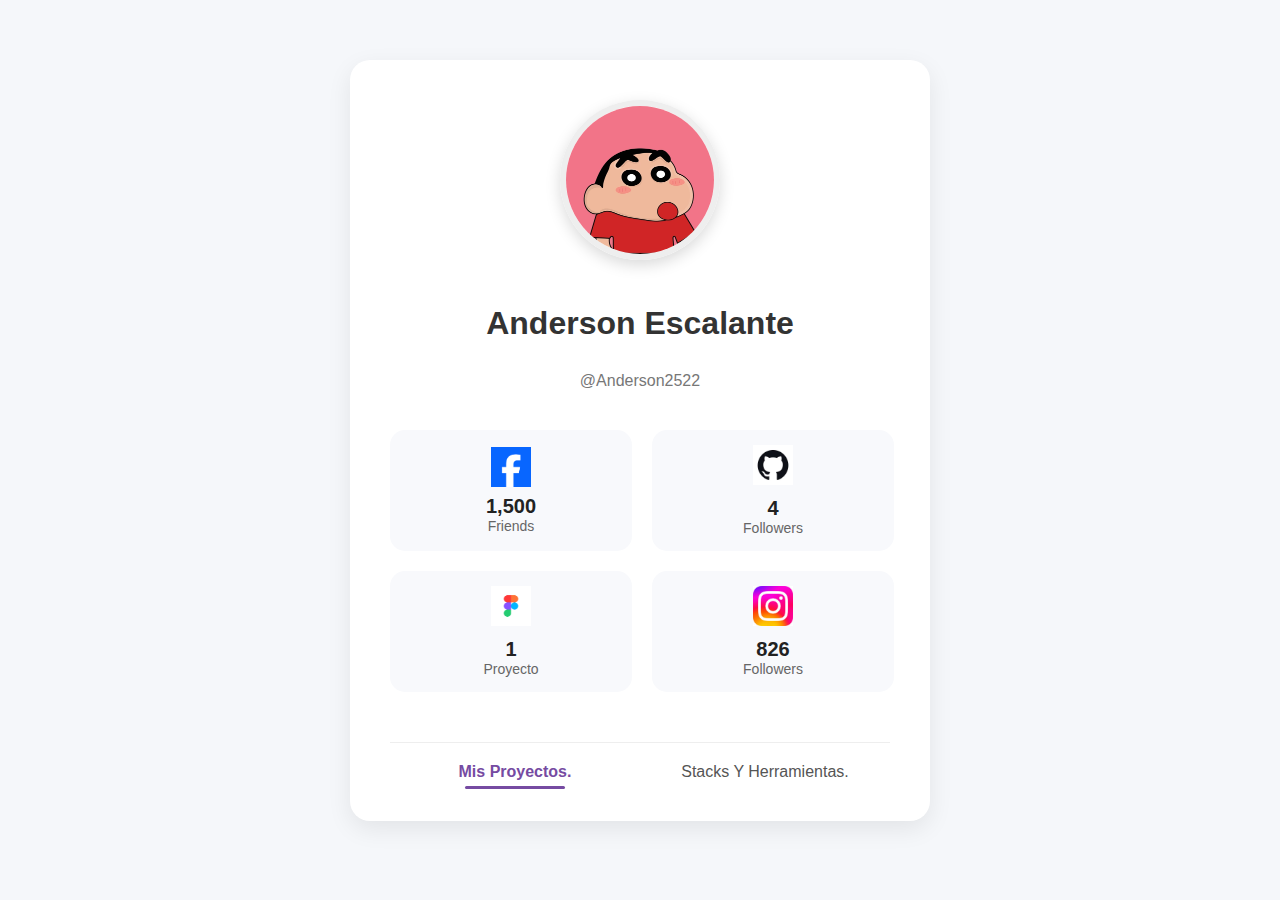
<file: index.html>
<!DOCTYPE html>
<html lang="es">
<head>
    <meta charset="UTF-8">
    <meta name="viewport" content="width=device-width, initial-scale=1.0">
    <title>Portafolio</title>

    <link rel="stylesheet" href="config.css">
    <link rel="stylesheet" href="index.css">
</head>
<body>
  
  <div class="main-container">

    <div class="card">
      <div class="avatar">
        <img src="assets/shin chan.webp" alt="" class="img1" />
      </div>
      <h1>Anderson Escalante</h1>
      <div class="handle">@Anderson2522</div>

      <div class="stats-container">
            <div class="stat">
                <img src="assets/facebook.png" alt="" class="facebook">
              </a>
                <span class="stat-number">1,500</span>
                <span class="stat-label">Friends</span>
            </div>
            <div class="stat">
              <a href="https://github.com/Anderson2522">
                <img src="assets/github.jpeg" alt="" class="github">
              </a>
                <span class="stat-number">4</span>
                <span class="stat-label">Followers</span>
            </div>
            <div class="stat">
              <a href="https://www.figma.com/community/file/1374053822524579655/personal-portfolio-porrtfolio-app">
                <img src="assets/figma.png" alt="" class="figma">
              </a>
                <span class="stat-number">1</span>
                <span class="stat-label">Proyecto</span>
            </div>
            <div class="stat">
              <a href="https://www.instagram.com/andxr.ce">
                <img src="assets/instagram.jpeg" alt="" class="instagram" >
              </a>
                <span class="stat-number">826</span>
                <span class="stat-label">Followers</span>
            </div>
        </div>
        
    <div class="tabs">
        <div class="tab active">
            <a href="#Proyectos"></a>
               <a href="html2/index4.html">Mis Proyectos.</a>
        </div>
        <div class="tab">
            <a href="html2/index3.html">Stacks Y Herramientas.</a>
        </div>
    </div>
      </div>
    
    </div>


    </div>


</body>
</html>
</file>
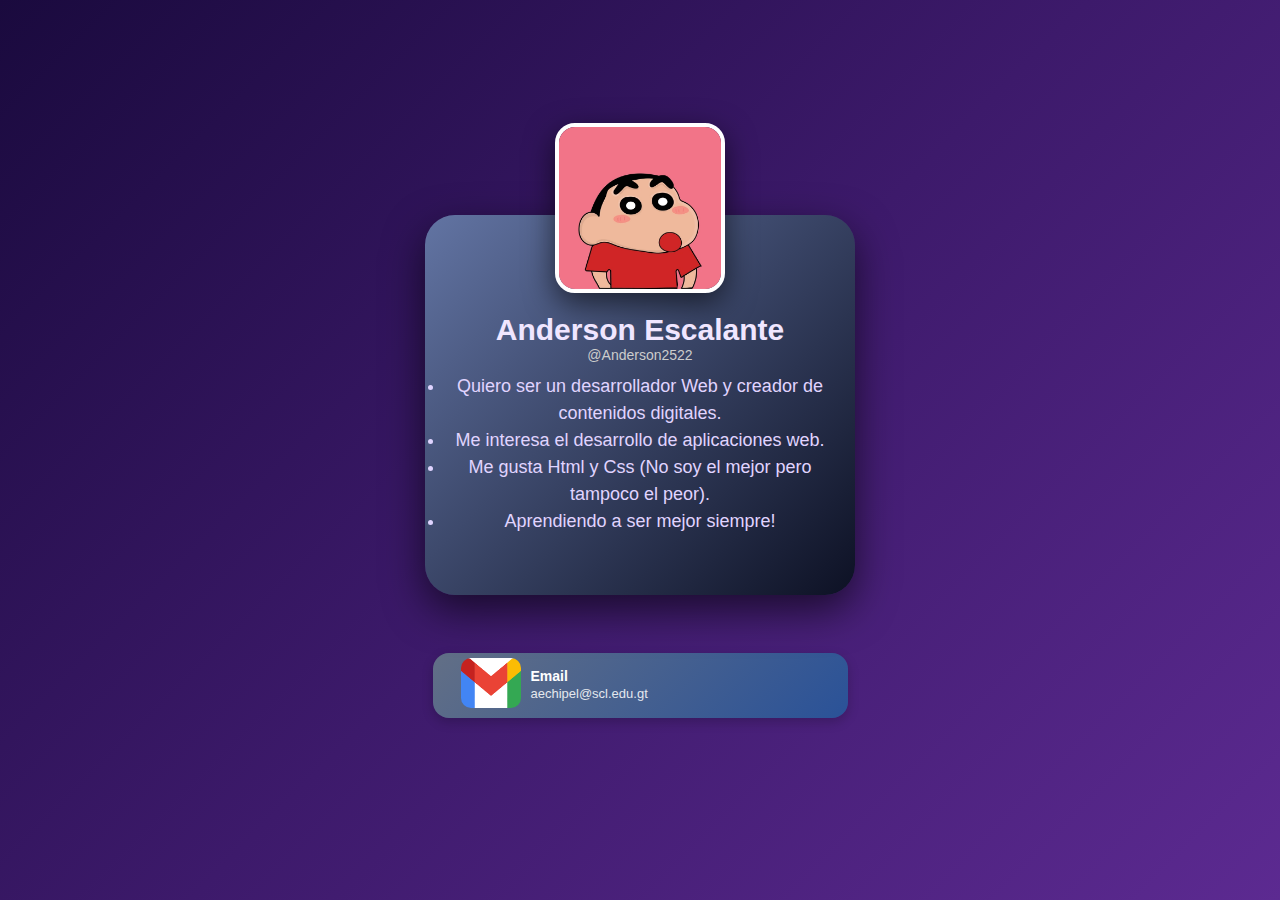
<file: html2/index2.html>
<!DOCTYPE html>
<html lang="es">
<head>
    <meta charset="UTF-8">
    <meta name="viewport" content="width=device-width, initial-scale=1.0">
    <title>Sobre mi</title>

    <link rel="stylesheet" href="../config.css">
    <link rel="stylesheet" href="../html2/index2.css">
    
</head>
<body>
  
  <div class="main-container">

    <div class="card">
      <div class="avatar">
        <img src="../assets/shin chan.webp" alt="" class="img1" />
      </div>
      <h1>Anderson Escalante</h1>
      <div class="handle">@Anderson2522</div>
      <div class="info">
        
      <ul>
        <li>Quiero ser un desarrollador Web y creador de contenidos digitales.</li>
        <li>Me interesa el desarrollo de aplicaciones web. </li>
        <li>Me gusta Html y Css (No soy el mejor pero tampoco el peor).</li>
        <li>Aprendiendo a ser mejor siempre!</li>
      </ul>

      </div>
    
    </div>
    <div class="cards-wrapper">

      <div class="info-card email">
        <div class="icon-text">
          <i class="fas fa-envelope"></i>
          <a href="https://workspace.google.com/intl/es-419/gmail/">
<img src="../assets/gmail.png" alt="" class="gmail">
          </a>
          <div>
            <p>Email</p>
            <span>aechipel@scl.edu.gt</span>
          </div>
        </div>
      </div>

    </div>
 

</body>
</html>
</file>
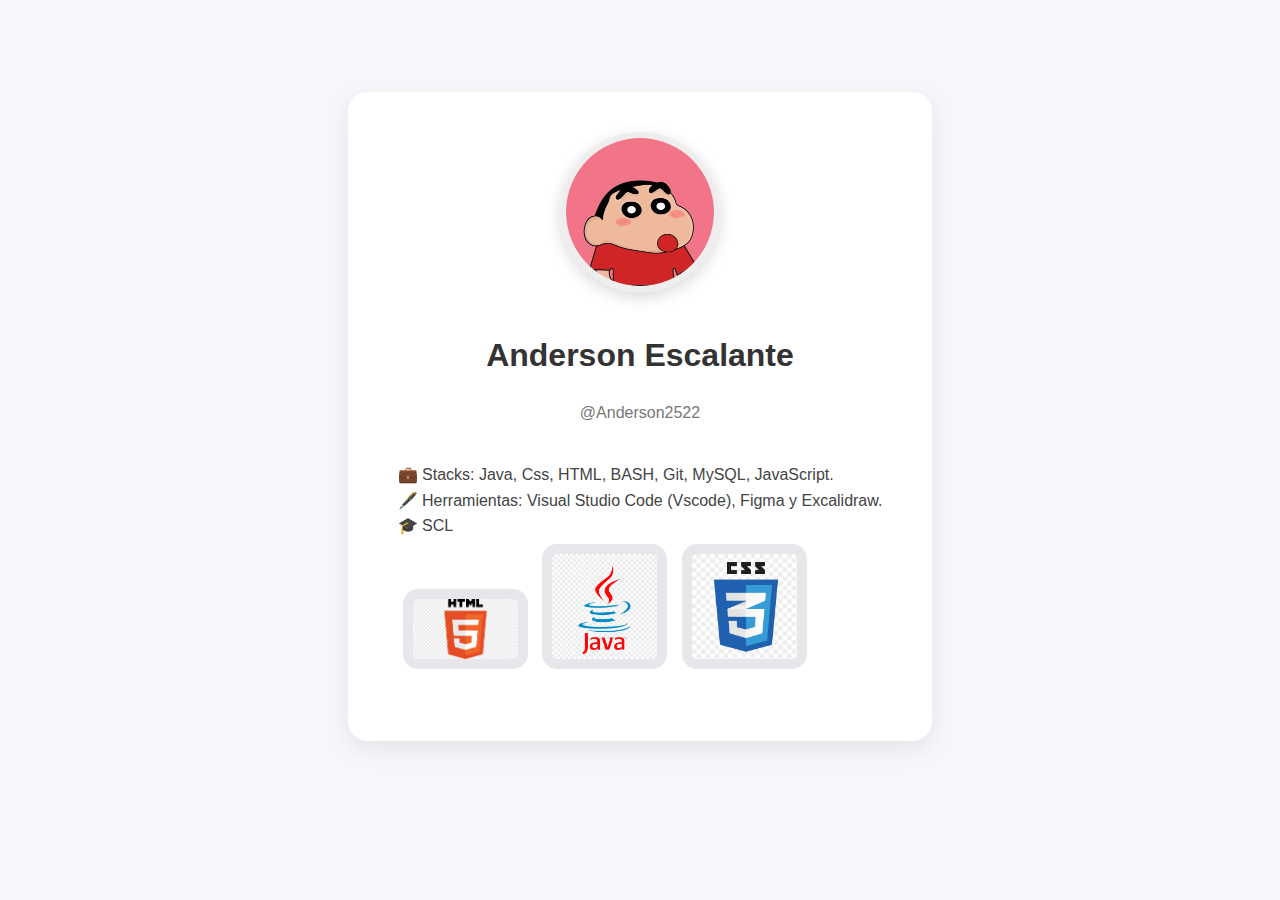
<file: html2/index3.html>
<!DOCTYPE html>
<html lang="es">
<head>
    <meta charset="UTF-8">
    <meta name="viewport" content="width=device-width, initial-scale=1.0">
    <title>Stack y herramientas</title>

    <link rel="stylesheet" href="../config.css">
    <link rel="stylesheet" href="../html2/index3.css">
</head>
<body>
  
  <div class="main-container">

    <div class="card">
      <div class="avatar">
        <img src="../assets/shin chan.webp" alt="" class="img1" />
      </div>
      <h1>Anderson Escalante</h1>
      <div class="handle">@Anderson2522</div>
      <div class="info">
        
        💼 Stacks: Java, Css, HTML, BASH, Git, MySQL, JavaScript.<br>

        🖋️ Herramientas: Visual Studio Code (Vscode), Figma y Excalidraw.<br>

        🎓 SCL
<div>

    <img src="../assets/png-clipart-html-logo-html-web-design-scalable-graphics-world-wide-web-markup-language-html5-icon-hd-miscellaneous-angle.png" alt="" class="stack">
    <img src="../assets/hd-java-logo-transparent-background-701751694771845zainlxmlfo.png" alt="" class="stack">
    <img src="../assets/png-clipart-css3-cascading-style-sheets-logo-html-world-wide-web-blue-angle-thumbnail.png" alt="" class="stack">
</div>

      </div>
  
    </div>
</file>
<file: config.css>
* {
  box-sizing: border-box;
  margin: 0;
  padding: 0;
  font-family: 'Inter', sans-serif;
}

body {
  background: linear-gradient(135deg, #1a0a3e, #3d1a6b, #5c2a91); /* degradado morado oscuro */
  display: flex;
  justify-content: center;
  align-items: center;
  min-height: 100vh;
  color: #fff; /* texto blanco por defecto para buen contraste */
}
</file>
<file: index.css>
/* === RESET GLOBAL === */
* {
  margin: 0;
  padding: 0;
  box-sizing: border-box;
  font-family: 'Poppins', sans-serif;
}

body {
  background: #f5f7fa;
  color: #222;
}

/* === MAIN CONTAINER === */
.main-container {
  display: flex;
  flex-direction: column;
  align-items: center;
  padding: 60px 20px;
  min-height: 100vh;
}

/* === CARD === */
.card {
  width: 100%;
  max-width: 900px;
  background: #fff;
  border-radius: 20px;
  padding: 40px;
  box-shadow: 0 8px 25px rgba(0,0,0,0.08);
  display: flex;
  flex-direction: column;
  gap: 30px;
}

/* === AVATAR === */
.avatar {
  width: 160px;
  height: 160px;
  border-radius: 50%;
  overflow: hidden;
  margin: 0 auto;
  border: 6px solid #eee;
  box-shadow: 0 5px 15px rgba(0,0,0,0.15);
}

.avatar img {
  width: 100%;
  height: 100%;
  object-fit: cover;
}

.card h1 {
  font-size: 32px;
  text-align: center;
  margin-top: 15px;
  color: #333;
}

.handle {
  text-align: center;
  font-size: 16px;
  color: #777;
  margin-bottom: 10px;
}

/* === STATS RECTANGULARES (2x2) === */
.stats-container {
  display: grid;
  grid-template-columns: repeat(2, 1fr);
  gap: 20px;
  max-width: 500px;
  margin: 0 auto;
}

.stat {
  background: #f8f9fc;
  border-radius: 15px;
  text-align: center;
  transition: transform 0.3s ease;
  display: flex;
  flex-direction: column;
  align-items: center;
  justify-content: center;

  aspect-ratio: 2 / 1; /* ancho el doble que alto */
  padding: 15px;
}

.stat:hover {
  transform: translateY(-6px);
}

.stat img {
  width: 40px;
  height: 40px;
  margin-bottom: 8px;
}

.stat-number {
  font-size: 20px;
  font-weight: bold;
  color: #222;
}

.stat-label {
  font-size: 14px;
  color: #666;
}

/* === TABS === */
.tabs {
  display: flex;
  justify-content: space-around;
  border-top: 1px solid #eee;
  padding-top: 20px;
  margin-top: 20px;
}

.tab {
  flex: 1;
  text-align: center;
  font-size: 16px;
  font-weight: 500;
  position: relative;
}

.tab a {
  text-decoration: none;
  color: #555;
  transition: color 0.3s ease;
}

.tab a:hover {
  color: #764ba2;
}

.tab.active a {
  color: #764ba2;
  font-weight: bold;
}

.tab.active::after {
  content: '';
  position: absolute;
  bottom: -8px;
  left: 30%;
  width: 40%;
  height: 3px;
  background: #764ba2;
  border-radius: 2px;
}

/* === RESPONSIVE === */
@media (max-width: 768px) {
  .card {
    padding: 25px;
  }
  .avatar {
    width: 120px;
    height: 120px;
  }
  .card h1 {
    font-size: 26px;
  }
  .stats-container {
    grid-template-columns: 1fr;
    max-width: 300px;
  }
  .stat {
    aspect-ratio: auto; /* en móviles que sea libre */
    min-height: 100px;
  }
}

@media (max-width: 480px) {
  .stats-container {
    max-width: 250px;
  }
  .stat {
    padding: 15px;
    min-height: 90px;
  }
  .stat img {
    width: 35px;
    height: 35px;
  }
  .stat-number {
    font-size: 18px;
  }
}
</file>
<file: html2/index2.css>
/* RESET */
* {
  box-sizing: border-box;
  margin: 0;
  padding: 0;
  font-family: 'Inter', sans-serif;
}

/* FONDO Y CONTENEDOR PRINCIPAL */
body {
  background: linear-gradient(135deg, #1a0a3e, #3d1a6b, #5c2a91);
  display: flex;
  justify-content: center;
  align-items: center;
  min-height: 100vh;
  color: #fff;
}

.main-container {
  display: flex;
  flex-direction: column;
  align-items: center;
  gap: 20px;
  padding: 40px 20px;
}

/* TARJETA */
.card {
  position: relative;
  top: 2rem;
  width: 430px;
  height: 380px;
  border-radius: 30px;
  padding: 20px;
  text-align: center;
  color: white;
  background: linear-gradient(135deg, #6274a3, #0d1124);
  box-shadow: 0 15px 40px rgba(0, 0, 0, 0.6);
  transition: transform 0.3s ease, box-shadow 0.3s ease;
}

.card:hover {
  transform: translateY(-10px);
  box-shadow: 0 25px 60px rgba(0, 0, 0, 0.7);
}

/* AVATAR */
.avatar {
  width: 170px;
  height: 170px;
  border-radius: 20px;
  margin: -7rem auto 0 auto;
  overflow: hidden;
  border: 4px solid #fff;
  box-shadow: 0 10px 30px rgba(0, 0, 0, 0.6);
  transition: transform 0.3s ease, box-shadow 0.3s ease;
}

.avatar img {
  width: 100%;
  height: 100%;
  object-fit: cover;
}

.avatar:hover {
  transform: scale(1.05);
  box-shadow: 0 15px 40px rgba(0, 0, 0, 0.7);
}

/* NOMBRE Y HANDLE */
h1 {
  margin-top: 20px;
  font-size: 30px;
  font-weight: 700;
  color: #f0e6ff;
}

.handle {
  color: #ccc;
  font-size: 14px;
  margin-bottom: 10px;
}

/* INFO */
.info {
  font-size: 18px;
  line-height: 1.5;
  margin-bottom: 15px;
  color: #e0d4ff;
}

/* SOCIALS LINKS */
.socials {
  display: flex;
  justify-content: center;
  gap: 15px;
  margin-bottom: 20px;
}

.socials a {
  width: 50px;
  height: 50px;
  border-radius: 15px;
  background-color: #5c2a91;
  color: white;
  text-decoration: none;
  display: flex;
  justify-content: center;
  align-items: center;
  transition: transform 0.2s ease, background-color 0.2s ease;
}

.socials a:hover {
  transform: scale(1.1);
  background-color: #3d1a6b;
}

/* FOOTER ICONS */
.footer-icons {
  display: flex;
  justify-content: center;
  gap: 20px;
}

.footer-icons img {
  width: 30px;
  transition: transform 0.2s ease;
}

.footer-icons img:hover {
  transform: scale(1.2);
}

/* WRAPPER TARJETAS INFO */
.cards-wrapper {
  padding-top: 70px;
  display: flex;
  flex-direction: column;
  gap: 15px;
  max-width: 420px;
  margin: 0 auto;
}

/* TARJETAS DE INFO (EMAIL, GITHUB) */
.info-card {
  display: flex;
  justify-content: flex-start;
  align-items: center;
  border-radius: 16px;
  padding: 15px 18px;
  color: white;
  box-shadow: 0 4px 12px rgba(0,0,0,0.2);
  min-height: 65px;
  transition: transform 0.2s ease, background 0.2s ease;
}

.info-card:hover {
  transform: translateY(-3px);
  box-shadow: 0 6px 16px rgba(0,0,0,0.3);
}

.email {
  cursor: pointer;
  background: linear-gradient(135deg, #626f86, #2a5298);
  width: 415px;
  height: 65px;
}

.github {
  cursor: pointer;
  background: linear-gradient(135deg, #1e1e1e, #3a3a3a);
  width: 415px;
  height: 65px;
}

/* ICON TEXT */
.icon-text {
  display: flex;
  gap: 10px;
  align-items: center;
}

.icon-text i {
  font-size: 20px;
}

.icon-text p {
  margin: 0;
  font-weight: bold;
  font-size: 14px;
}

.icon-text span {
  font-size: 13px;
  opacity: 0.85;
}

/* ICONOS GMAIL / X */
.gmail {
  border-radius: 10px;
  width: 60px;
  height: 50px;
}

.x {
  border-radius: 10px;
  width: 55px;
  height: 50px;
}
</file>
<file: html2/index3.css>
/* === RESET GLOBAL === */
* {
  margin: 0;
  padding: 0;
  box-sizing: border-box;
  font-family: 'Poppins', sans-serif;
}

body {
  background: #f5f7fa;
  color: #222;
}

/* === MAIN CONTAINER === */
.main-container {
  display: flex;
  flex-direction: column;
  align-items: center;
  padding: 60px 20px;
  min-height: 100vh;
}

/* === CARD (fondo blanco asegurado) === */
.card {
  position: relative;
  top: 2rem;               /* opcional */
  width: 100%;
  max-width: 900px;        /* usa el tamaño amplio por defecto */
  background: #fff;        /* fondo blanco */
  background-image: none;
  border-radius: 20px;
  padding: 40px;
  box-shadow: 0 8px 25px rgba(0,0,0,0.08);
  display: flex;
  flex-direction: column;
  gap: 30px;
  color: #1a0a3e;          /* color de texto morado oscuro */
  overflow: visible;
}

/* Variante compacta (si necesitas la tarjeta pequeña 430x575) */
.card--compact {
  max-width: 430px;
  height: 575px;
  border-radius: 30px;
  padding: 20px;
}

/* Asegurar que no haya pseudo-elementos con fondo */
.card::before,
.card::after {
  background: none;
  content: "";
  display: none;
}

/* === AVATAR === */
.avatar {
  width: 160px;
  height: 160px;
  border-radius: 50%;
  overflow: hidden;
  margin: 0 auto;
  border: 6px solid #eee;
  box-shadow: 0 5px 15px rgba(0,0,0,0.15);
}

.avatar img {
  width: 100%;
  height: 100%;
  object-fit: cover;
}

/* Nombre y handle */
.card h1 {
  font-size: 32px;
  text-align: center;
  margin-top: 15px;
  color: #333;
}

.handle {
  text-align: center;
  font-size: 16px;
  color: #777;
  margin-bottom: 10px;
}

/* Información y stack */
.info {
  font-size: 16px;
  line-height: 1.6;
  margin-bottom: 20px;
  color: #444;
  padding: 0 10px;
}

.stack {
  display: inline-block;
  border-radius: 15px;
  background-color: rgba(26, 10, 62, 0.1);
  color: #1a0a3e;
  font-weight: 600;
  width: 125px;
  padding: 10px;
  margin: 5px;
  transition: transform 0.2s ease, background-color 0.2s ease;
}

.stack:hover {
  transform: scale(1.05);
  background-color: rgba(26, 10, 62, 0.2);
}

/* === STATS (2x2) === */
.stats-container {
  display: grid;
  grid-template-columns: repeat(2, 1fr);
  grid-template-rows: repeat(2, 1fr);
  gap: 20px;
  max-width: 400px;
  margin: 0 auto;
}

.stat {
  background: #f8f9fc;
  border-radius: 15px;
  padding: 20px;
  text-align: center;
  transition: transform 0.3s ease;
  display: flex;
  flex-direction: column;
  align-items: center;
  justify-content: center;
  min-height: 120px;
}

.stat:hover {
  transform: translateY(-6px);
}

.stat img {
  width: 40px;
  height: 40px;
  margin-bottom: 12px;
}

/* Tabs */
.tabs {
  display: flex;
  justify-content: space-around;
  border-top: 1px solid #eee;
  padding-top: 20px;
  margin-top: 20px;
}

/* Responsive */
@media (max-width: 768px) {
  .card {
    padding: 25px;
  }
  .avatar {
    width: 120px;
    height: 120px;
  }
  .card h1 {
    font-size: 26px;
  }
  .stats-container {
    grid-template-columns: 1fr;
    grid-template-rows: repeat(4, 1fr);
    max-width: 300px;
  }
  .stat {
    min-height: 100px;
  }
}

@media (max-width: 480px) {
  .stats-container {
    max-width: 250px;
  }
  .stat {
    padding: 15px;
    min-height: 90px;
  }
  .stat img {
    width: 35px;
    height: 35px;
  }
  .stat-number {
    font-size: 18px;
  }
}
</file>
